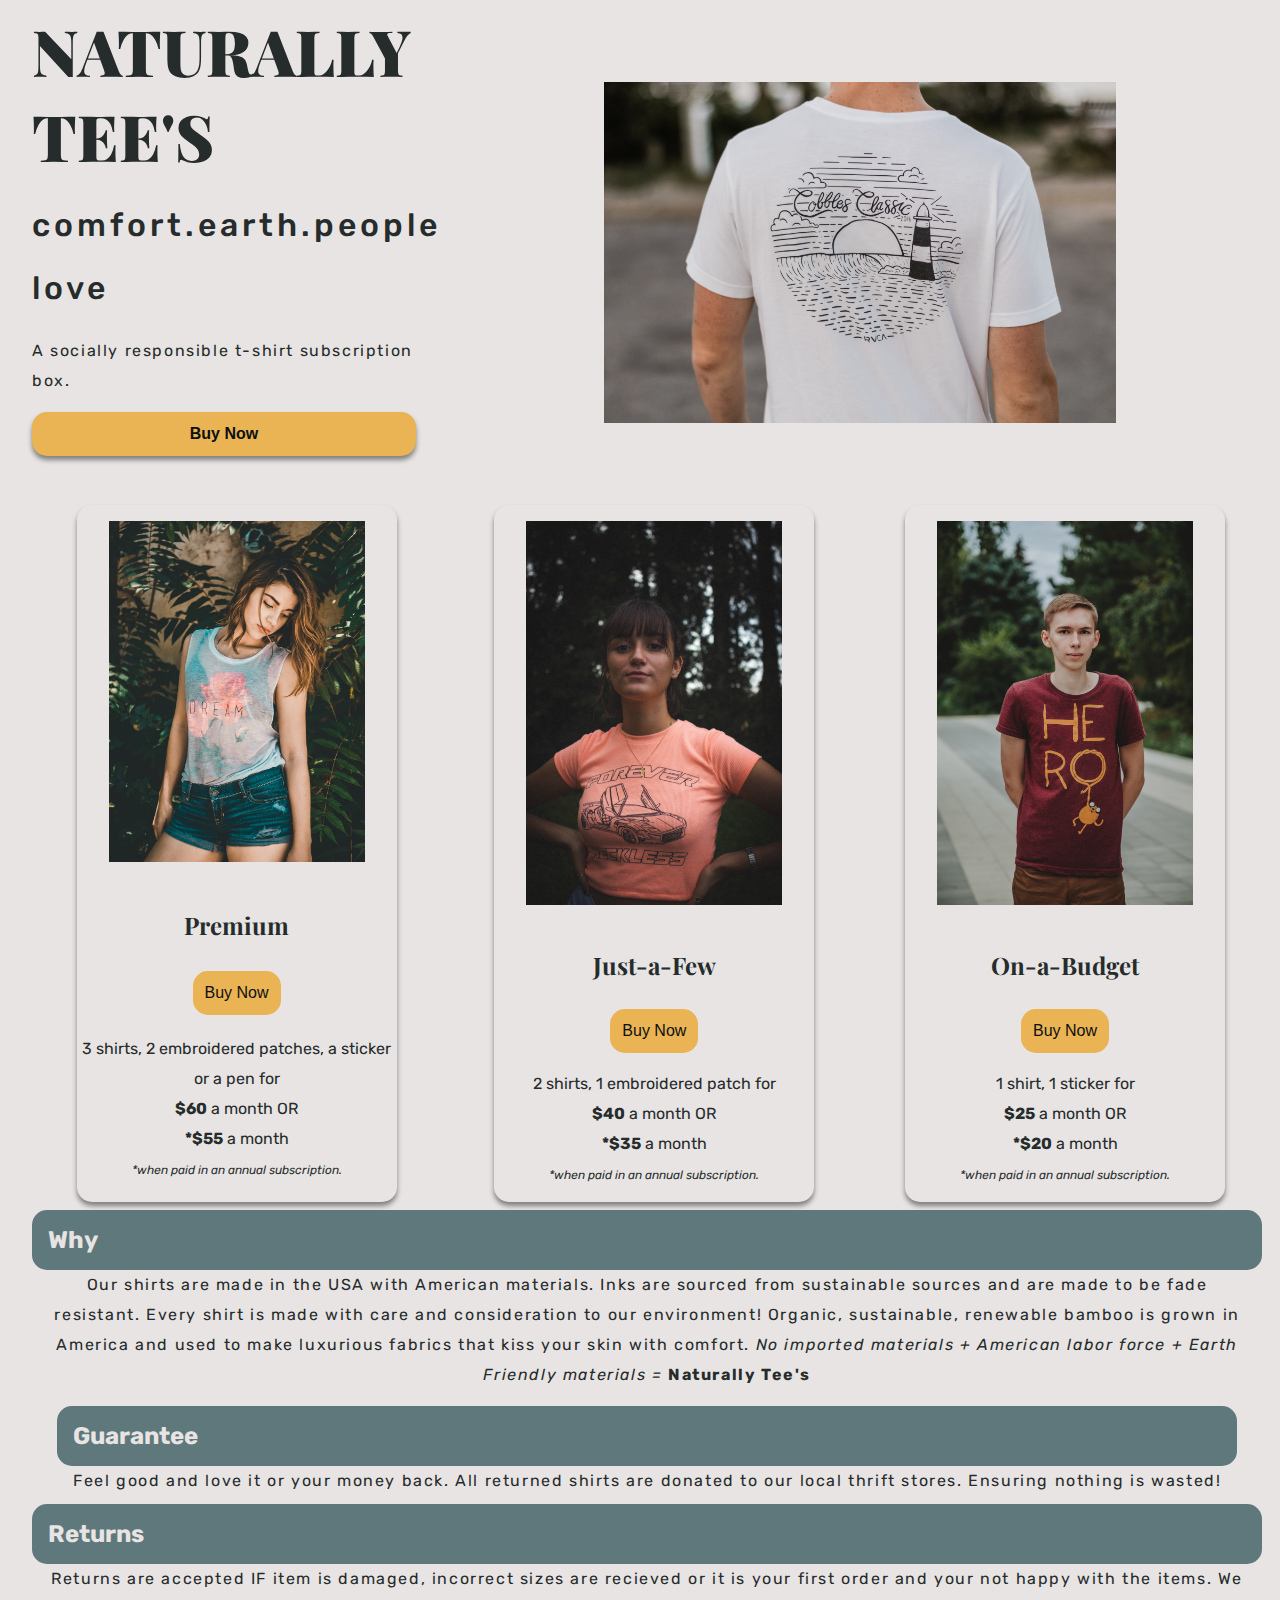
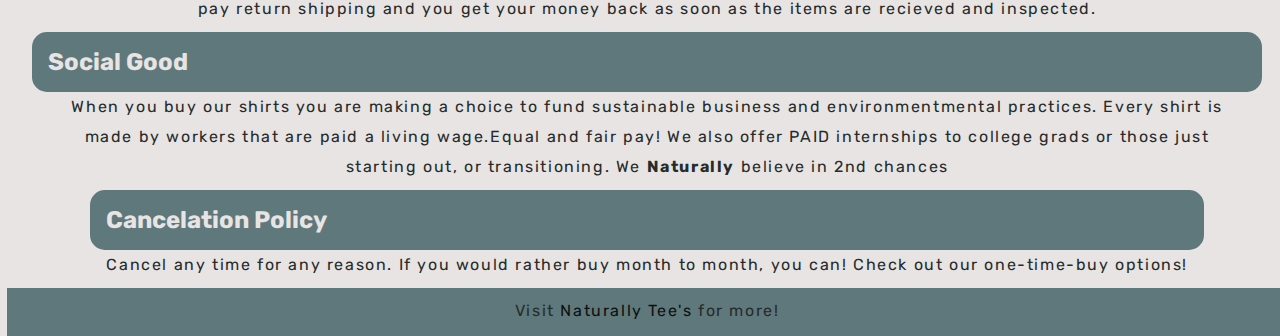
<file: index.html>
<!DOCTYPE html>
<html lang="en">
<head>
    <meta charset="UTF-8">
    <meta name="viewport" content="width=device-width, initial-scale=1.0">
    <link rel="preconnect" href="https://fonts.gstatic.com">
    <link rel="stylesheet" href="style.css">
    <link href="https://fonts.googleapis.com/css2?family=Playfair+Display:ital,wght@0,400;0,500;0,600;0,700;0,800;0,900;1,400;1,500;1,600;1,700;1,800;1,900&display=swap" rel="stylesheet">
    <link rel="preconnect" href="https://fonts.gstatic.com">
    <link href="https://fonts.googleapis.com/css2?family=Rubik:ital,wght@0,300;0,400;1,300;1,400&display=swap" rel="stylesheet">        
    <title>Naturally Tee's</title>
</head>
<body>
    <div class="grid mobilegrid tabletgrid">
    
        <img class="imgpro toppic" src="images\sincerely-media-qeDcKFADdp8-unsplash.jpg">
            
        <section class="brandingGrid"> 
            <h1 class="mobileAlign brandTitle">Naturally Tee's</h1>
            <p class="tagline">Comfort.Earth.People<br>
                LOVE</p><br>
            <p class="motto">A socially responsible t-shirt subscription box.</p>
            <button class="topbtn bordershadow">Buy Now</button>
        </section>
        <section class="why"><h3>Why</h3><p>Our shirts are made in the USA with American materials. Inks are sourced from sustainable sources and are made to be fade resistant. Every shirt is made with care and consideration to our environment! Organic, sustainable, renewable bamboo is grown in America and used to make luxurious fabrics that kiss your skin with comfort. <em>No imported materials + American labor force + Earth Friendly materials = </em><b>Naturally Tee's </b></p></section>
        <section class= "guarantee"><h3>Guarantee</h3><p>Feel good and love it or your money back. All returned shirts are donated to our local thrift stores. Ensuring nothing is wasted!</p></section>
        <section class="returns"><h3>Returns</h3><p> Returns are accepted IF item is damaged, incorrect sizes are recieved or it is your first order and your not happy with the items. We pay return shipping and you get your money back as soon as the items are recieved and inspected.</p></section>
        <section class="goodSocial"><h3>Social Good</h3><p>When you buy our shirts you are making a choice to fund sustainable business and environmentmental practices. Every shirt is made by workers that are paid a living wage.Equal and fair pay! We also offer PAID internships to college grads or those just starting out, or transitioning. We <b>Naturally</b> believe in 2nd chances</p></section>
        <section class="cancel"><h3>Cancelation Policy</h3><p>Cancel any time for any reason. If you would rather buy month to month, you can! Check out our one-time-buy options!</p></section>
                <div class="card pro1 bordershadow">
                    <img src="images\daniel-apodaca-MlFJ5hKJCj4-unsplash.jpg" class="proimg prod" >
                    <h3 class="protitle">Premium</h3> <a href="#"></a> 
                    <span class="desc"><p>3 shirts, 2 embroidered patches, a sticker or a pen for <br><b>$60</b> a month OR<br><b>*$55</b> a month <br><em class="smallprint">*when paid in an annual subscription.</em></p>
                    </span>
                    <button onclick="purchase()" class="probtn btnbuy" type="button">Buy Now</button>
                </div>
                    <div class="card pro2 bordershadow" ><img src="images\guillaume-bleyer-2GAu2WG3_Kw-unsplash.jpg" class="proimg prod">
                        <h3 class="protitle">Just-a-Few</h3> <a href="#"></a>
                        <span class="desc"><p>2 shirts, 1 embroidered patch for <br><b>$40</b> a month OR<br><b>*$35</b> a month <br><em class="smallprint">*when paid in an annual subscription.</em></p>
                        </span>
                    <button onclick="purchase()" class="probtn btnbuy " type="button">Buy Now</button>
                </div>
                    <div class="card pro3 bordershadow"><img src="images\mitya-abrosimov-HgODkVpl1lU-unsplash.jpg" class="proimg prod">
                        <h3 class="protitle">On-a-Budget</h3> <a href="#"></a>
                        <span class="desc"><p>1 shirt, 1 sticker for <br><b>$25</b> a month OR<br><b>*$20</b> a month <br><em class="smallprint">*when paid in an annual subscription.</em></p>
                        </span>
                    <button onclick="purchase()" class="probtn btnbuy " type="button">Buy Now</button> 
                </div>
<footer>
    <p>Visit <a href="#">Naturally Tee's </a> for more!</p>
</footer>
</div>
<script src="script.js"></script>
</body>
</html>
</file>
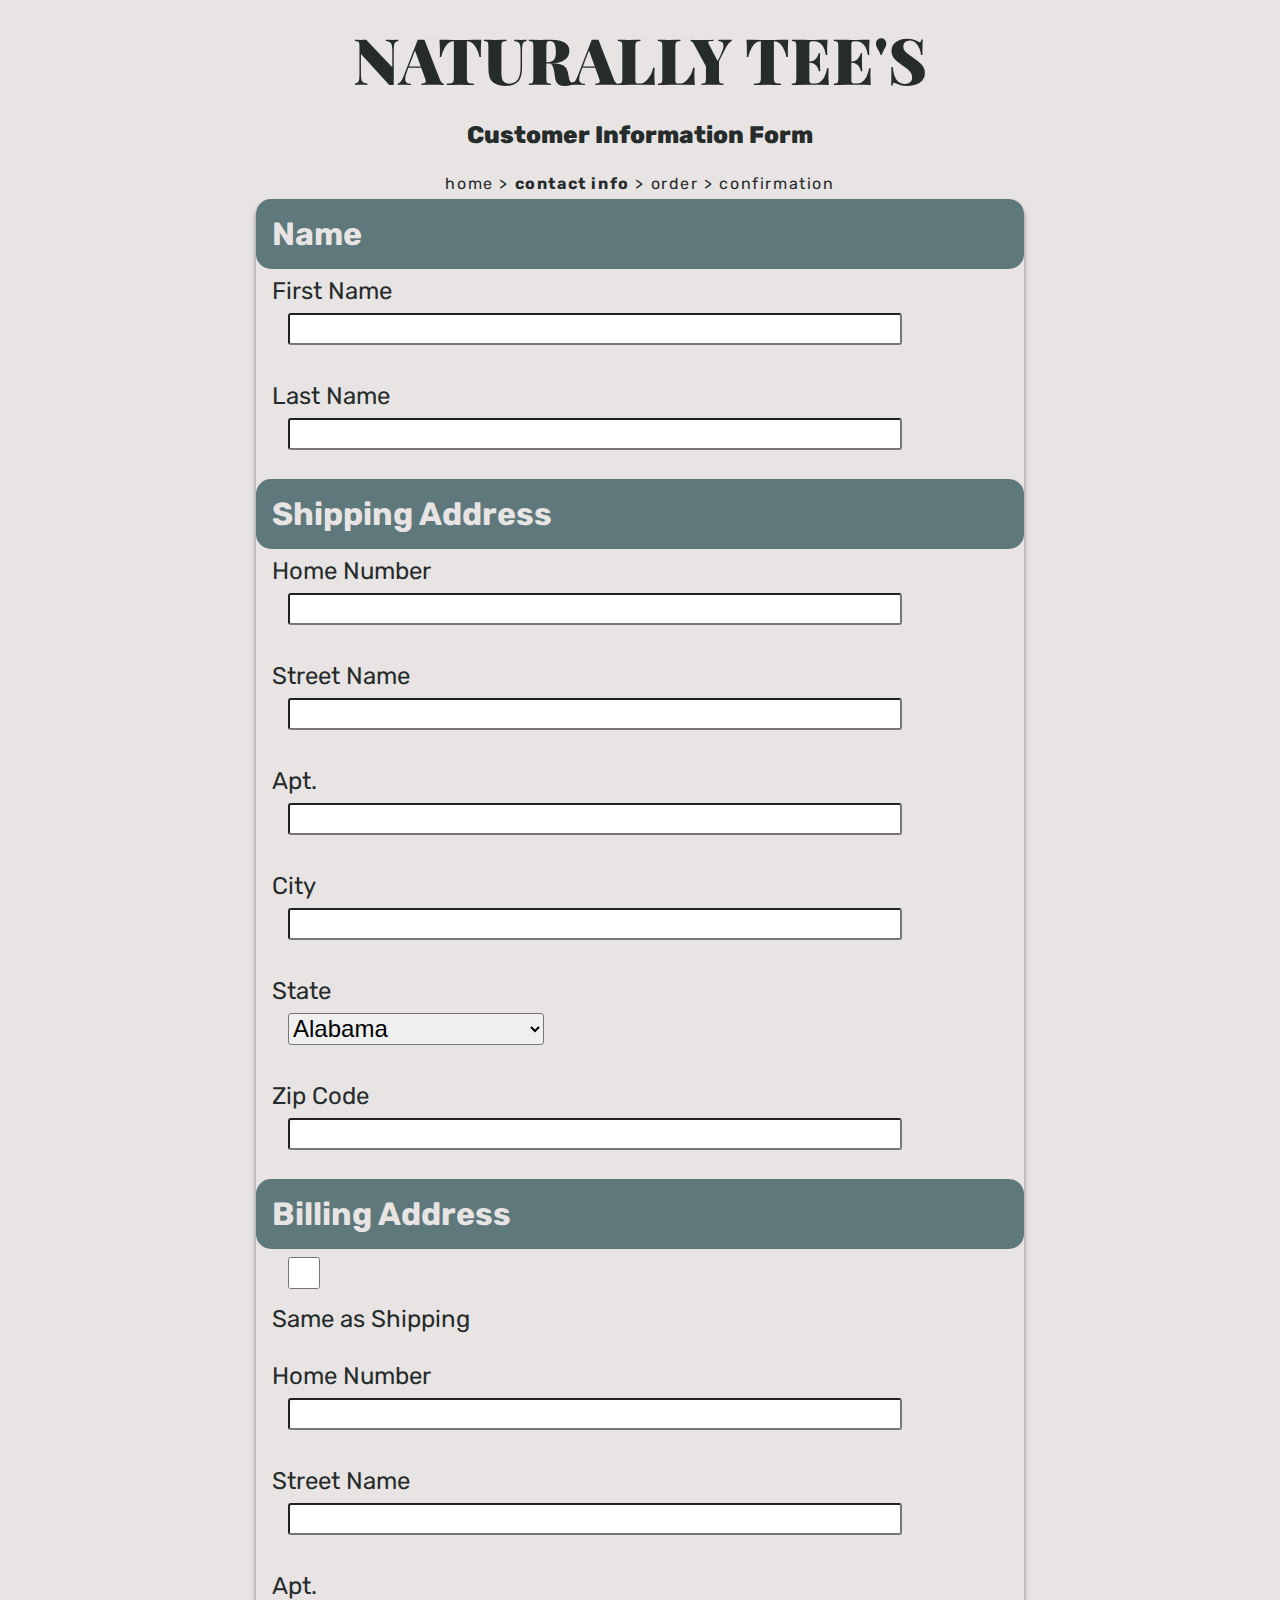
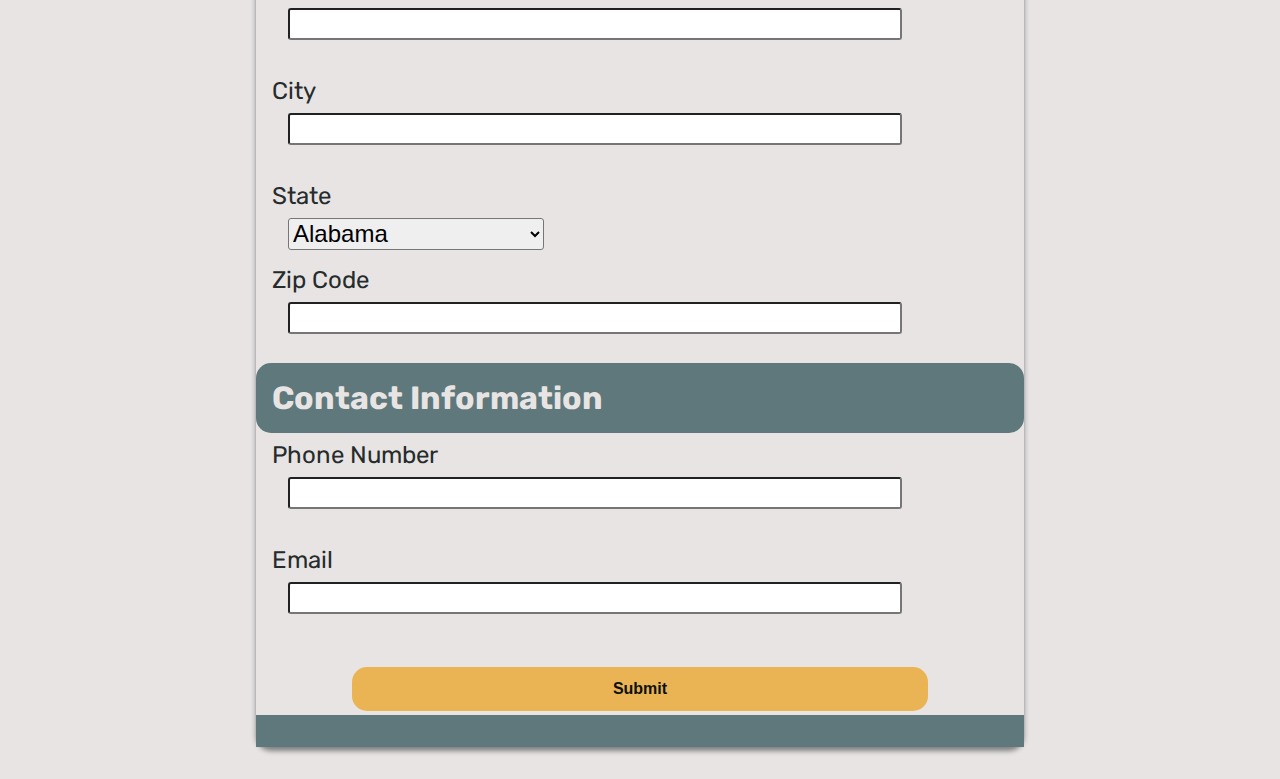
<file: cart.html>
<!DOCTYPE html>
<html lang="en">
<head>
    <meta charset="UTF-8">
    <meta name="viewport" content="width=device-width, initial-scale=1.0">
    <link rel="preconnect" href="https://fonts.gstatic.com">
    <link rel="stylesheet" href="style.css">
    <link href="https://fonts.googleapis.com/css2?family=Playfair+Display:ital,wght@0,400;0,500;0,600;0,700;0,800;0,900;1,400;1,500;1,600;1,700;1,800;1,900&display=swap" rel="stylesheet">
    <link rel="preconnect" href="https://fonts.gstatic.com">
    <link href="https://fonts.googleapis.com/css2?family=Rubik:ital,wght@0,300;0,400;1,300;1,400&display=swap" rel="stylesheet">    
    <title>Document</title>
</head>
<body>
   
    <h1 class="branding center">Naturally Tee's</h1>
    <h2 class="formt center">Customer Information Form</h2>
    <p class="crumbs center"><a href="#">home</a> > <b>contact info</b> > order > confirmation</p>
    <div class="flexcenter">
        <div class="backgroundcard formgrid ">
            <form action="#" class="cart bordershadow">
            
                <h3 class="heading">Name</h3>
                <label for="fname">First Name</label>
                <input type="text" id="fname" name="fname"><br>

                <label for="lname">Last Name</label>
                <input type="text" id="lname" name="lname"><br>
            
                <h3 class="heading">Shipping Address</h3>
                <label for="maddress">Home Number</label>
                <input type="text" id="maddress" name="maddress"><br>

                <label for="stname">Street Name</label>
                <input type="text" id="stname" name="stname"><br>

                <label for="apt"> Apt.</label>
                <input type="text" id="apt" name="apt"><br>

                <label for="city">City</label>
                <input type="text" id="city" name="city"><br>

                <label for="state">State</label>
                <select id="state" >
                    <option value="AL">Alabama</option>
                    <option value="AK">Alaska</option>
                    <option value="AZ">Arizona</option>
                    <option value="AR">Arkansas</option>
                    <option value="CA">California</option>
                    <option value="CO">Colorado</option>
                    <option value="CT">Connecticut</option>
                    <option value="DE">Delaware</option>
                    <option value="DC">District Of Columbia</option>
                    <option value="FL">Florida</option>
                    <option value="GA">Georgia</option>
                    <option value="HI">Hawaii</option>
                    <option value="ID">Idaho</option>
                    <option value="IL">Illinois</option>
                    <option value="IN">Indiana</option>
                    <option value="IA">Iowa</option>
                    <option value="KS">Kansas</option>
                    <option value="KY">Kentucky</option>
                    <option value="LA">Louisiana</option>
                    <option value="ME">Maine</option>
                    <option value="MD">Maryland</option>
                    <option value="MA">Massachusetts</option>
                    <option value="MI">Michigan</option>
                    <option value="MN">Minnesota</option>
                    <option value="MS">Mississippi</option>
                    <option value="MO">Missouri</option>
                    <option value="MT">Montana</option>
                    <option value="NE">Nebraska</option>
                    <option value="NV">Nevada</option>
                    <option value="NH">New Hampshire</option>
                    <option value="NJ">New Jersey</option>
                    <option value="NM">New Mexico</option>
                    <option value="NY">New York</option>
                    <option value="NC">North Carolina</option>
                    <option value="ND">North Dakota</option>
                    <option value="OH">Ohio</option>
                    <option value="OK">Oklahoma</option>
                    <option value="OR">Oregon</option>
                    <option value="PA">Pennsylvania</option>
                    <option value="RI">Rhode Island</option>
                    <option value="SC">South Carolina</option>
                    <option value="SD">South Dakota</option>
                    <option value="TN">Tennessee</option>
                    <option value="TX">Texas</option>
                    <option value="UT">Utah</option>
                    <option value="VT">Vermont</option>
                    <option value="VA">Virginia</option>
                    <option value="WA">Washington</option>
                    <option value="WV">West Virginia</option>
                    <option value="WI">Wisconsin</option>
                    <option value="WY">Wyoming</option>
                    <option value="AA">Armed Forces Americas</option>
                    <option value="AP">Armed Forces Pacific</option>
                    <option value="AE">Armed Forces Others</option>	
                </select><br>

                <label for="zip">Zip Code</label>
                <input type="text" id="zip" name="zip" min="5" max="10"><br>
            
                <h3 class="heading">Billing Address</h3>
                  
                     
                <input type="checkbox" id="sameas" name="sameas" value="true">
                <label for="sameas">Same as Shipping</label><br>
          
                    <label for="bmaddress">Home Number</label>
                    <input type="text" id="bmaddress" name="bmaddress"><br>

                    <label for="bstname">Street Name</label>
                    <input type="text" id="bstname" name="sbtname"><br>

                    <label for="bapt"> Apt.</label>
                    <input type="text" id="bapt" name="bapt"><br>

                    <label for="bcity">City</label>
                    <input type="text" id="bcity" name="bcity"><br>

                    <label for="bstate">State</label>
                    <select id="state" >
                        <option value="AL">Alabama</option>
                        <option value="AK">Alaska</option>
                        <option value="AZ">Arizona</option>
                        <option value="AR">Arkansas</option>
                        <option value="CA">California</option>
                        <option value="CO">Colorado</option>
                        <option value="CT">Connecticut</option>
                        <option value="DE">Delaware</option>
                        <option value="DC">District Of Columbia</option>
                        <option value="FL">Florida</option>
                        <option value="GA">Georgia</option>
                        <option value="HI">Hawaii</option>
                        <option value="ID">Idaho</option>
                        <option value="IL">Illinois</option>
                        <option value="IN">Indiana</option>
                        <option value="IA">Iowa</option>
                        <option value="KS">Kansas</option>
                        <option value="KY">Kentucky</option>
                        <option value="LA">Louisiana</option>
                        <option value="ME">Maine</option>
                        <option value="MD">Maryland</option>
                        <option value="MA">Massachusetts</option>
                        <option value="MI">Michigan</option>
                        <option value="MN">Minnesota</option>
                        <option value="MS">Mississippi</option>
                        <option value="MO">Missouri</option>
                        <option value="MT">Montana</option>
                        <option value="NE">Nebraska</option>
                        <option value="NV">Nevada</option>
                        <option value="NH">New Hampshire</option>
                        <option value="NJ">New Jersey</option>
                        <option value="NM">New Mexico</option>
                        <option value="NY">New York</option>
                        <option value="NC">North Carolina</option>
                        <option value="ND">North Dakota</option>
                        <option value="OH">Ohio</option>
                        <option value="OK">Oklahoma</option>
                        <option value="OR">Oregon</option>
                        <option value="PA">Pennsylvania</option>
                        <option value="RI">Rhode Island</option>
                        <option value="SC">South Carolina</option>
                        <option value="SD">South Dakota</option>
                        <option value="TN">Tennessee</option>
                        <option value="TX">Texas</option>
                        <option value="UT">Utah</option>
                        <option value="VT">Vermont</option>
                        <option value="VA">Virginia</option>
                        <option value="WA">Washington</option>
                        <option value="WV">West Virginia</option>
                        <option value="WI">Wisconsin</option>
                        <option value="WY">Wyoming</option>
                        <option value="AA">Armed Forces Americas</option>
                        <option value="AP">Armed Forces Pacific</option>
                        <option value="AE">Armed Forces Others</option>	
                        </select>
                    <label for="bzip">Zip Code</label>
                    <input type="text" id="bzip" name="bzip" min="5" max="10"><br>
                
            
                <h3 class="heading">Contact Information</h3>
                <label for="tell">Phone Number</label>
                <input type="tel" id="tell" name="tell"><br>

                <label for="email">Email</label>
                <input type="email" id="email" name="email"><br>
                <button class="submit" type="button">Submit</button>
                <div class="horizontalline"></div>
        

        </form>
    </div>
</div>

</body>
    </html>
</file>
<file: style.css>
/*====================================================
Styles Reference 

colors: 
    cream: #e7e4e3
    yellow: #eab354
    tint bgreen : #5f787b
    bgreen : #262b2b
    dark bgreen #0d1011
=====================================================*/
/*======================================================
     BASIC STYLING 
=====================================================*/
*{
    box-sizing: border-box;
}
html,
body{
    background-color: #e7e4e3;
    margin: 0px 0px;
    font-family: 'Playfair Display', serif;
    color:#262b2b;
}
h1{
    color: #262b2b;
    font-weight: 900;
    text-transform: uppercase;
    font-size: 2rem;
    margin: 0;
}
h2{
    color:#262b2b;
font-weight: 800;}
h3{
    font-size: 1.5rem;
    margin-top: 0;
    margin-bottom:0;
    color:#e7e4e3;
    padding-top:1rem;
    padding-bottom:1rem;
    background-color:#5f787b;
    font-family: 'Rubik', sans-serif;
}
a{
    text-decoration: none;
    color: inherit;
}
.protitle{
    background-color: #e7e4e3;
    color:#262b2b;
    font-family: 'Playfair Display', serif;
}
p{
    margin:0;
    color:#262b2b;
    font-family: 'Rubik', sans-serif;
    line-height: 3ch;
    letter-spacing: .10rem;
    font-size: 1rem;
}
ul{
    padding: 0 0;
}
li{
    list-style: none;
    margin: 0px 0px;
}
button{
    background-color: #eab354;
    margin-bottom: .25rem;
    height:44px;
    width: 88px;
    border:0;
    color:#0d1011;
    font-size: 1rem;
    white-space: nowrap;
    cursor: pointer;
    text-decoration: none;
    border-radius: 15px;
}
button:hover{
    background-color:#5f787b;
}
button:focus,
button:visited,
button:active{
    border: 3px solid #5f787b;
}  
.topbtn{
    width: 15rem;
    font-weight: bold;
    color:#0d1011;
}
.btn3{
    margin-bottom: 1.5rem;
}
.mobilealign{
    text-align: center;
}
section h3{
    text-align: center;
}
footer{
    background-color:#5f787b ;
    height: 3rem;
    width: 100vw;  
}
footer p {
   padding-top: .5rem; 
   text-align: center;
}
footer a{
    /* text-decoration: none; */
    color:#0d1011;
}
.tgreen{
    background-color: #5f787b;
    width: 75vw;
}
.bordershadow{
    box-shadow: 0px 4px 5px gray;
    border-radius: 15px;
    border: none;
}
img{
    padding-top: 1rem;
    padding-bottom: 1rem;
    width: 60vw;
}
.tagline{
    font-weight: 500;
    font-size: 1rem;
    letter-spacing: .25rem;
    text-transform: lowercase;
    padding:0;
}

.motto{
    padding:0;
}
.smallprint{
    font-size:.75rem;
    letter-spacing: normal;
}
.card p{
    text-align: center;
    letter-spacing: normal;
}
.card{
    width: 75vw;
}
.card{
    display: grid;
    grid-template-columns: 1fr;
    grid-template-rows: auto;
    grid-template-areas: 
    "proimg"
    "protitle"
    "probtn"
    "desc";
    justify-items: center;
    row-gap: .75rem;;
}
.proimg {grid-area: proimg;}
.protitle{grid-area:protitle;}
.probtn{grid-area:probtn;}
.desc{grid-area: desc}
.brandingGrid{
    display: grid;
    grid-template-columns: 1fr;
    grid-template-rows: auto auto auto auto;
    grid-template-areas:
    "brand"
    "tagline"
    "motto"
    "button";
    align-content: center;
    justify-items: left;
    row-gap: 1rem;
    align-items: left;
    justify-items: left;
}

.centerGrid{
    align-content: center;
    justify-content: center;
    align-items: center;
    justify-items: center;
    text-align: center;
} 
.center{
    text-align: center;
    text-decoration: none;
    /* list-style-type: none; */
}

/*======================================================
    Cart 
=====================================================*/
.flexcenter{
    display: flex;
    justify-content: center;
}
.cart{
    display: flex;
    flex-flow: column nowrap; 
    margin-bottom: 2rem;
    
}
#sameas{
    align-self: left;
    width: 2rem;
    height: 2rem;
}
.submit{
    width: 75%;
    font-weight: bold;
    align-self: center;
}

input{
    width:80%;
    margin: .5rem 2rem;
    height: 2rem;
    border-radius: 3px;
    text-align: right;
}
#email{
    width:80%;
    margin: .5rem 2rem 2rem 2rem;
    height: 2rem;
    border-radius: 3px;
}
#state{
    width: 20vw;
    margin: .5rem 2rem;
    height: 2rem;
    border-radius: 3px;
    font-size: 1.5rem;
}
label{
    /* display: flex; */
   margin-top: .5rem;
   margin-left: 1rem;
   font-family:'Rubik', sans-serif;
   font-size: 1.5rem;
 
   
}
form{
    width: 60vw;
}
.formt{
    font-family: 'Rubik', sans-serif;
}
.branding{
    padding-top: 1rem;
}
.heading{
    padding-left: 1rem;
    width: 100%;
    font-size: 2rem;
}
.horizontalline{
    background-color: #5f787b;
    width: 100%;
    height: 2rem;
}
/*======================================================
     MEDIA QUERIES
=====================================================*/

@media only screen and  (max-width: 600px){
    .mobilegrid{
        display: grid;
        grid-template-columns: 1fr ;
        grid-template-rows: auto;
        grid-template-areas: 
        "header"
        "imgpro"
        "brandingGrid"
        "why"
        "faq"
        /* "faqtable" */
        " guarantee"
        " returns"
        " goodSocial"
        "cancel"
        "pro1"
        "pro2"
        "pro3"
        "footer";
        align-content: center;
        justify-items: center;
        row-gap: .75rem;
        width: 100vw;
    }
    .motto{
        padding-bottom: 1rem;
        text-align: center;
    }
    .tagline{
        padding-top: 1rem;
        text-align: center;
    }
    .brandingGrid{
        align-content: center;
        justify-items: center;
        row-gap: 1rem;
        align-items: center;
        justify-items: center;
    }
}

 @media only screen and (min-width: 600px){ 
    .tabletgrid{
        display:grid;
        grid-template-columns: .5rem 1fr 1fr .5rem;
        grid-template-rows: auto;
        grid-template-areas: 
        "header header header header"
        ". brandingGrid imgpro ."
        /* ". imgpro imgpro ." */
        ". pro1 pro2 ."
        /* ". pro2 pro2 ." */
        ". pro3 pro3 ."
        ". why why ."
        ". faq faq ."
        ". guarantee guarantee ."
        ". returns returns ."
        ". goodSocial goodSocial ."
        ". cancel cancel ."
        "footer footer footer footer";
        align-content: center;
        justify-items: center;
        row-gap: 1rem;
        column-gap: 1rem;
        width: 100vw;
    }
    h3{
        border-radius: 15px;
    }
    .tagline{
        text-align:left;
    }
    .card{
        width:40vw;
    }
    .prod{
        width: 30vw;
    }
    .topbtn{
        width: 40vw;
    }
    .toppic{
        width: 40vw;
        align-self: center;
        justify-self: center;
    }
    .motto{
        text-align: left;
    }
    section h3{text-align: left;
    padding-left: 1rem;}
    section p{ 
        text-align: center;
         padding-left: 1rem;
        padding-right: 1rem;}
} 
    

@media only screen and (min-width: 992px){
    .grid{
        display:grid;
        grid-template-columns: 1rem 1fr 1fr 1fr 1rem;
        grid-template-rows: auto;
        grid-template-areas: 
        "header header header header header"
        /* /* ". imgpro imgpro imgpro ." */
       /* ". brand brand brand ."
        ". about about about ."
        ". . button . ." */
        ". brandingGrid imgpro imgpro ."
        ". pro1 pro2 pro3 ."
        ". why why why ."
        ". faq faq faq ."
        ". guarantee guarantee guarantee ."
        ". returns returns returns ."
        ". goodSocial goodSocial goodSocial ."
        ". cancel cancel cancel ."
        "footer footer footer footer footer";
        align-content: center;
        justify-items: center;
        row-gap: .5rem;
        column-gap: 1rem;
        width: 100vw;
    }
    .card{
        width: 25vw;
    }
    .topbtn{
        width: 30vw;
        max-width: 425px;
    }
    .toppic{
        align-self: center;
        justify-self: center;
    }
    .proimg{
        width: 20vw;
    }
    img{
        width: 50vw
    }
    h1{
        font-size: 4rem; 
        text-align: left;
    }
    .tagline{
        font-size: 2rem;
        text-align: left;
        margin-left:0;
        padding:0;
    }
    .motto{
        font-size: 1rem;
        text-align: left;
        padding:0;
    }
    section{
        text-align: left;
    }
    
}
/*======================================================
     GRID-AREA ASSIGNMENTS
=====================================================*/
.header {grid-area: header;}
.imgpro {grid-area: imgpro;}
.brandTitle {grid-area: brand;}
.about {grid-area: about;}
.topbtn {grid-area:button ;}
.why {grid-area: why;}
.faq {grid-area:faq ;}
.faqtable {grid-area:faqtable ;}
.guarantee {grid-area: guarantee;}
.returns {grid-area:returns ;}
.goodSocial {grid-area: goodSocial;}
.cancel {grid-area: cancel;}
.pro1 {grid-area: pro1 ;}
.pro2 {grid-area: pro2;}
.pro3 {grid-area: pro3;}
footer {grid-area: footer;}
.motto{grid-area: motto;}
.brandingGrid{grid-area: brandingGrid}
</file>
